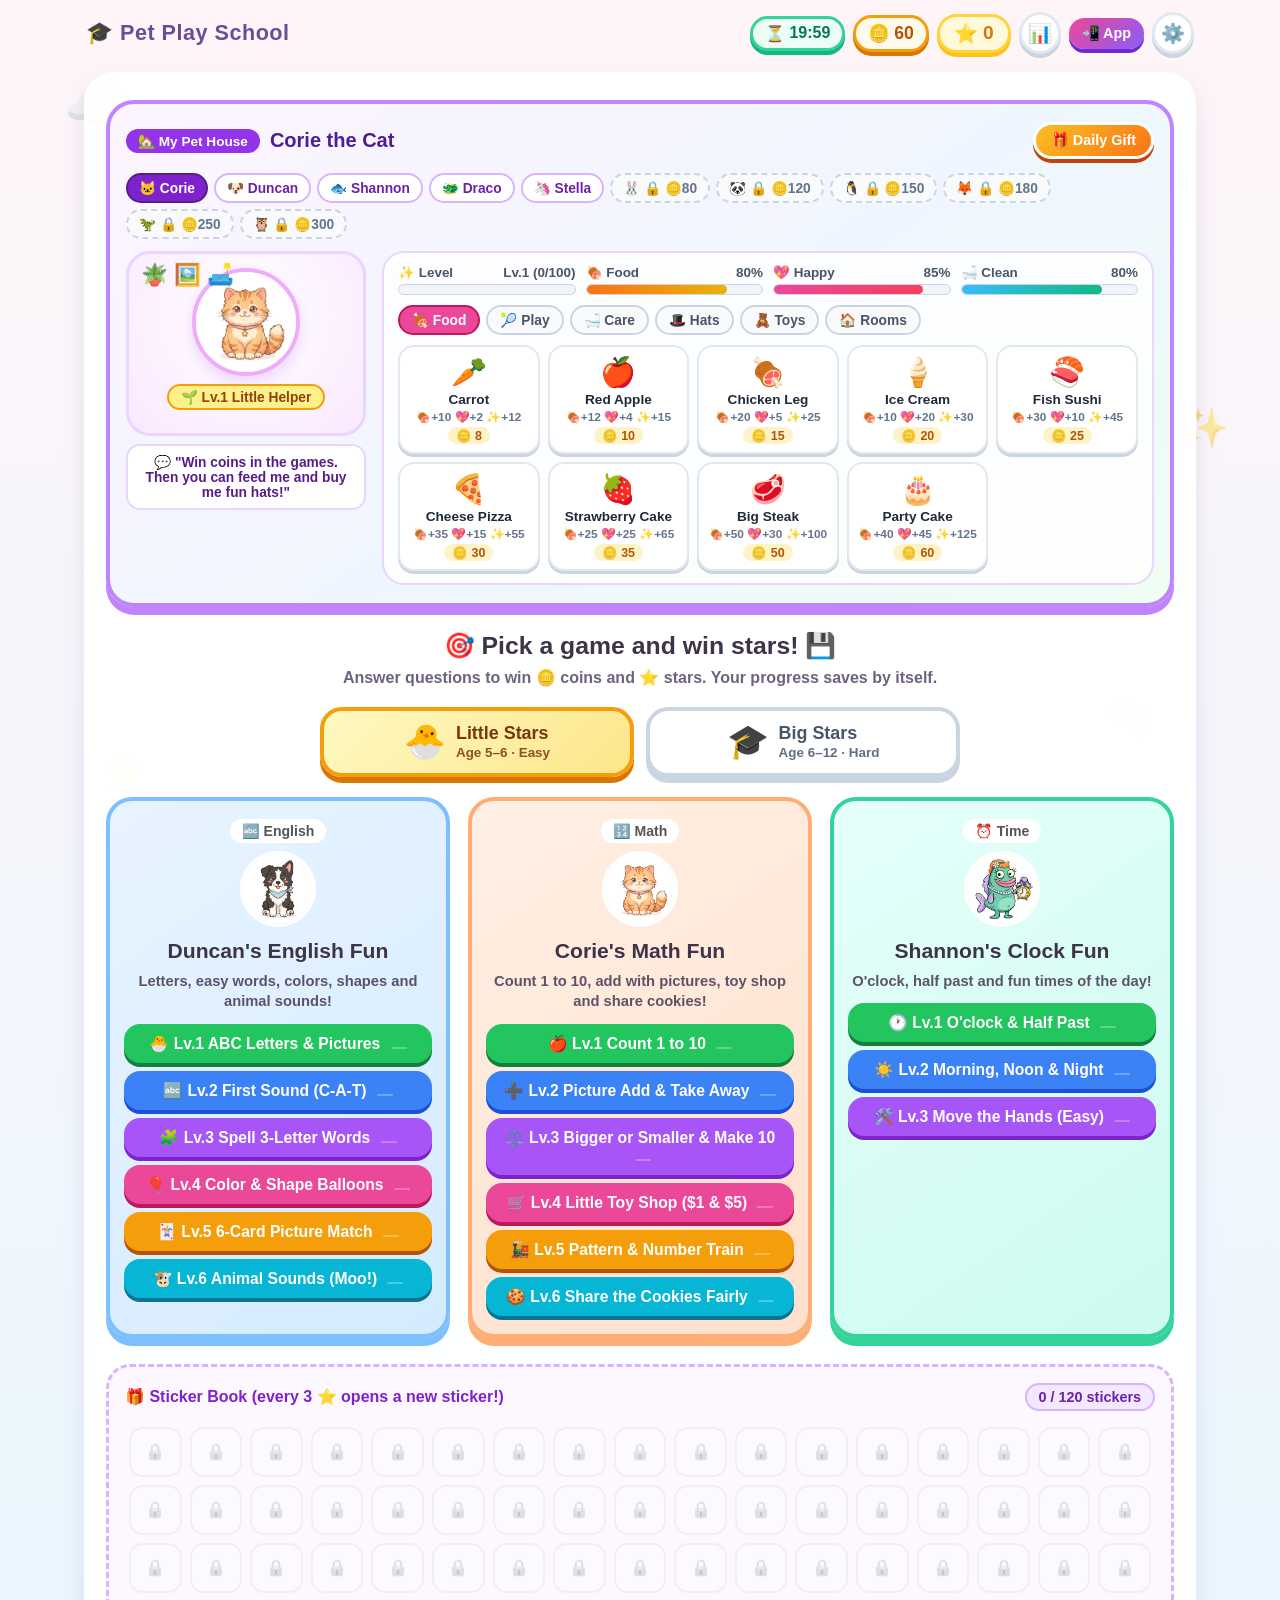
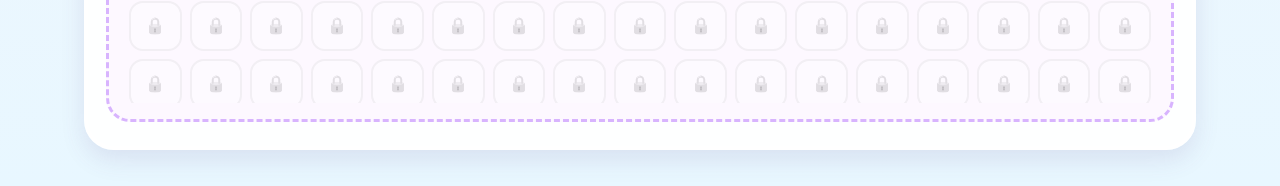
<file: index.html>
<!DOCTYPE html>
<html lang="en">
<head>
  <meta charset="UTF-8" />
  <meta name="viewport" content="width=device-width, initial-scale=1.0, maximum-scale=1.0, user-scalable=no, viewport-fit=cover" />
  <meta name="referrer" content="no-referrer" />

  <!-- 🍎 Apple iPhone / iPad full-screen app mode -->
  <meta name="apple-mobile-web-app-capable" content="yes" />
  <meta name="mobile-web-app-capable" content="yes" />
  <meta name="apple-mobile-web-app-status-bar-style" content="default" />
  <meta name="apple-mobile-web-app-title" content="Pet Play School" />
  <meta name="theme-color" content="#fff5f9" />
  <link rel="apple-touch-icon" href="assets/corie.png" />
  <link rel="apple-touch-icon" sizes="180x180" href="assets/corie.png" />
  <link rel="manifest" href="manifest.json?v=9" />

  <title>Corie, Duncan &amp; Shannon's Pet Play School (Age 5-12)</title>
  <link rel="stylesheet" href="style.css?v=9" />
</head>
<body>
  <!-- Floating background decorations -->
  <div class="bg-decorations" aria-hidden="true">
    <span class="floating-cloud c1">☁️</span>
    <span class="floating-cloud c2">☁️</span>
    <span class="floating-star s1">⭐</span>
    <span class="floating-star s2">✨</span>
    <span class="floating-star s3">🫧</span>
  </div>

  <!-- Top bar: home, eye-care timer, coins, stars & parent settings -->
  <header class="top-bar">
    <div class="top-left-group">
      <button id="btn-home" class="nav-btn hidden" onclick="showScreen('home')" aria-label="Home">
        🏠 Home
      </button>
      <div class="brand-title" id="header-title">🎓 Pet Play School</div>
    </div>

    <div class="top-right-controls">
      <!-- ⏳ Play time left -->
      <div class="timer-pill" id="playtime-pill" onclick="openParentTimeModal()" title="Play time left (parents can change it)">
        <span>⏳</span>
        <span id="timer-display">20:00</span>
      </div>

      <!-- 🪙 Coins -->
      <div class="coin-counter" onclick="scrollToPetHouse()" title="Coins (tap to visit your pet!)">
        <span>🪙</span>
        <span id="coin-count">0</span>
      </div>

      <!-- ⭐ Stars -->
      <div class="star-counter" title="Stars">
        <span class="star-icon">⭐</span>
        <span id="star-count">0</span>
      </div>

      <button id="btn-progress" class="icon-btn" onclick="openProgressModal()" title="My progress">
        📊
      </button>

      <button id="btn-install-guide" class="install-pill-btn" onclick="openInstallModal()" title="Add to iPhone home screen">
        📲 App
      </button>

      <button id="btn-settings" class="icon-btn" onclick="openSettingsModal()" title="Parent settings">
        ⚙️
      </button>
    </div>
  </header>

  <!-- Main container -->
  <main class="main-container">
    <!-- ==================== 1. Home ==================== -->
    <section id="screen-home" class="screen active">
      <div class="hero-card">

        <!-- 🏡 Pet House -->
        <div class="pet-sanctuary-card" id="pet-sanctuary">
          <div class="sanctuary-header">
            <div class="sanctuary-title-group">
              <span class="sanctuary-badge">🏡 My Pet House</span>
              <h2 id="active-pet-title">Corie the Cat</h2>
            </div>
            <button class="daily-gift-btn" id="daily-gift-btn" onclick="claimDailyGift()">🎁 Daily Gift</button>
          </div>

          <!-- Pet picker (built by app.js) -->
          <div class="pet-switcher-pills" id="pet-switcher"></div>

          <div class="sanctuary-body">
            <!-- Left: pet stage -->
            <div class="pet-stage-column">
              <div class="pet-stage-box" id="pet-stage-box" onclick="interactWithCompanion()">
                <div class="pet-room-deco" id="pet-room-deco"></div>
                <div class="pet-equipped-hat" id="pet-equipped-hat"></div>
                <div class="pet-main-visual" id="pet-main-visual">
                  <img src="assets/corie.png?v=9" alt="Pet" id="companion-img" onerror="this.style.display='none'; document.getElementById('companion-emoji').style.display='flex';" />
                  <div id="companion-emoji" class="companion-emoji" style="display:none;">🐱</div>
                </div>
                <div class="pet-equipped-item" id="pet-equipped-item"></div>
                <div class="pet-stage-rank" id="pet-stage-rank">🌱 Lv.1 Little Helper</div>
                <div class="pet-hearts-layer" id="pet-hearts-layer"></div>
              </div>
              <div class="pet-speech-bar" id="companion-speech">
                💬 "Win coins in the games. Then you can feed me and buy me fun hats!"
              </div>
            </div>

            <!-- Right: stats & shop -->
            <div class="pet-care-column">
              <div class="pet-stats-grid">
                <div class="stat-row">
                  <span class="stat-label">✨ Level <strong id="pet-lvl-text">Lv.1 (0/100)</strong></span>
                  <div class="stat-bar"><div class="stat-fill exp-fill" id="pet-exp-bar" style="width: 10%"></div></div>
                </div>
                <div class="stat-row">
                  <span class="stat-label">🍖 Food <strong id="pet-hunger-text">80%</strong></span>
                  <div class="stat-bar"><div class="stat-fill hunger-fill" id="pet-hunger-bar" style="width: 80%"></div></div>
                </div>
                <div class="stat-row">
                  <span class="stat-label">💖 Happy <strong id="pet-mood-text">85%</strong></span>
                  <div class="stat-bar"><div class="stat-fill mood-fill" id="pet-mood-bar" style="width: 85%"></div></div>
                </div>
                <div class="stat-row">
                  <span class="stat-label">🛁 Clean <strong id="pet-clean-text">80%</strong></span>
                  <div class="stat-bar"><div class="stat-fill clean-fill" id="pet-clean-bar" style="width: 80%"></div></div>
                </div>
              </div>

              <!-- Shop tabs -->
              <div class="shop-tabs">
                <button class="shop-tab active" id="tab-btn-food" onclick="switchPetShopTab('food')">🍖 Food</button>
                <button class="shop-tab" id="tab-btn-play" onclick="switchPetShopTab('play')">🎾 Play</button>
                <button class="shop-tab" id="tab-btn-care" onclick="switchPetShopTab('care')">🛁 Care</button>
                <button class="shop-tab" id="tab-btn-hats" onclick="switchPetShopTab('hats')">🎩 Hats</button>
                <button class="shop-tab" id="tab-btn-toys" onclick="switchPetShopTab('toys')">🧸 Toys</button>
                <button class="shop-tab" id="tab-btn-rooms" onclick="switchPetShopTab('rooms')">🏠 Rooms</button>
              </div>

              <!-- Shop items -->
              <div class="pet-shop-items" id="pet-shop-items"></div>
            </div>
          </div>
        </div>

        <h1 class="welcome-heading">🎯 Pick a game and win stars! 💾</h1>
        <p class="welcome-sub">Answer questions to win 🪙 coins and ⭐ stars. Your progress saves by itself.</p>

        <!-- 👶 / 🎓 Age switcher -->
        <div class="age-switcher" role="tablist" aria-label="Choose age">
          <button class="age-btn" id="age-btn-little" onclick="setAgeTrack('little')">
            <span class="age-icon">🐣</span>
            <span class="age-text"><strong>Little Stars</strong><small>Age 5–6 · Easy</small></span>
          </button>
          <button class="age-btn" id="age-btn-big" onclick="setAgeTrack('big')">
            <span class="age-icon">🎓</span>
            <span class="age-text"><strong>Big Stars</strong><small>Age 6–12 · Hard</small></span>
          </button>
        </div>

        <!-- Three game cards (level buttons are built by app.js) -->
        <div class="game-cards-grid three-cols">
          <!-- 🐶 English -->
          <div class="game-mode-card english-card">
            <div class="card-badge">🔤 English</div>
            <div class="card-character" onclick="startFirstLevel('en')">
              <img src="assets/duncan.png?v=9" alt="Duncan" onerror="this.style.display='none'; this.nextElementSibling.style.display='inline';" />
              <span style="display:none; font-size:3.5rem;">🐶</span>
            </div>
            <h2><span data-pet-name="duncan">Duncan</span>'s English Fun</h2>
            <p id="card-desc-en">Letters, words, colors and animal sounds!</p>
            <div class="level-select-group" id="levels-en"></div>
          </div>

          <!-- 🐱 Math -->
          <div class="game-mode-card math-card">
            <div class="card-badge">🔢 Math</div>
            <div class="card-character" onclick="startFirstLevel('math')">
              <img src="assets/corie.png?v=9" alt="Corie" onerror="this.style.display='none'; this.nextElementSibling.style.display='inline';" />
              <span style="display:none; font-size:3.5rem;">🐱</span>
            </div>
            <h2><span data-pet-name="corie">Corie</span>'s Math Fun</h2>
            <p id="card-desc-math">Count, add, take away and shop!</p>
            <div class="level-select-group" id="levels-math"></div>
          </div>

          <!-- 🐟 Clock -->
          <div class="game-mode-card clock-card">
            <div class="card-badge">⏰ Time</div>
            <div class="card-character" onclick="startFirstLevel('clock')">
              <img src="assets/shannon.png?v=9" alt="Shannon" onerror="this.style.display='none'; this.nextElementSibling.style.display='inline';" />
              <span style="display:none; font-size:3.5rem;">🐟</span>
            </div>
            <h2><span data-pet-name="shannon">Shannon</span>'s Clock Fun</h2>
            <p id="card-desc-clock">O'clock, half past and my day!</p>
            <div class="level-select-group" id="levels-clock"></div>
          </div>
        </div>

        <!-- Sticker book -->
        <div class="sticker-shelf">
          <div class="shelf-header-row">
            <div class="shelf-title">🎁 Sticker Book (every 3 ⭐ opens a new sticker!)</div>
            <div class="shelf-progress" id="sticker-progress-text">0 / 120 stickers</div>
          </div>
          <div id="sticker-list" class="sticker-list"></div>
        </div>
      </div>
    </section>

    <!-- ==================== 2. English game ==================== -->
    <section id="screen-english" class="screen">
      <div class="game-board english-board">
        <div class="in-game-level-bar" id="en-level-chips"></div>

        <div id="rocket-unit-bar" class="rocket-unit-bar hidden">
          <span class="bar-label">📚 Topic:</span>
          <button class="unit-chip active" id="rk-unit-all" onclick="switchRocketUnit('all')">🌟 All</button>
          <button class="unit-chip" id="rk-unit-u1" onclick="switchRocketUnit('u1')">🎒 School</button>
          <button class="unit-chip" id="rk-unit-u2" onclick="switchRocketUnit('u2')">👨‍👩‍👧 Family &amp; Jobs</button>
          <button class="unit-chip" id="rk-unit-u3" onclick="switchRocketUnit('u3')">🐶 Animals</button>
          <button class="unit-chip" id="rk-unit-u4" onclick="switchRocketUnit('u4')">🧸 Hobbies</button>
          <button class="unit-chip" id="rk-unit-u5" onclick="switchRocketUnit('u5')">🍎 Food</button>
          <button class="unit-chip" id="rk-unit-rg" onclick="switchRocketUnit('rg')">🦸‍♀️ Rocket Girl</button>
        </div>

        <div class="progress-bar-wrap">
          <div class="round-indicator" id="en-round-text">1 / 8</div>
          <div class="progress-track">
            <div class="progress-fill" id="en-progress-fill" style="width: 12.5%"></div>
          </div>
          <div class="streak-pill" id="en-streak-pill">🔥 0</div>
        </div>

        <div class="host-area">
          <div class="host-avatar duncan-host" onclick="repeatEnglishPrompt()">
            <img src="assets/duncan.png?v=9" alt="Duncan" onerror="this.style.display='none'; this.nextElementSibling.style.display='flex';" />
            <div class="avatar-fallback" style="display:none;">🐶</div>
          </div>
          <div class="host-bubble">
            <div class="bubble-text" id="en-prompt-text">Find the right answer!</div>
            <button class="sound-replay-btn" onclick="repeatEnglishPrompt()">
              🔊 Listen again
            </button>
          </div>
        </div>

        <div class="target-letter-stage" id="en-stage-box" onclick="repeatEnglishPrompt()">
          <div class="big-letter" id="en-target-letter">A a</div>
          <div class="target-subword" id="en-target-subword"></div>
          <div class="target-hint" id="en-target-hint">🔊 Tap to listen</div>
        </div>

        <div id="en-spelling-slots" class="spelling-slots hidden"></div>
        <div class="options-grid english-options" id="en-options-container"></div>
      </div>
    </section>

    <!-- ==================== 3. Math game ==================== -->
    <section id="screen-math" class="screen">
      <div class="game-board math-board">
        <div class="in-game-level-bar" id="math-level-chips"></div>

        <div class="progress-bar-wrap">
          <div class="round-indicator" id="math-round-text">1 / 8</div>
          <div class="progress-track">
            <div class="progress-fill math-fill" id="math-progress-fill" style="width: 12.5%"></div>
          </div>
          <div class="streak-pill" id="math-streak-pill">🔥 0</div>
        </div>

        <div class="host-area">
          <div class="host-avatar corie-host" onclick="repeatMathPrompt()">
            <img src="assets/corie.png?v=9" alt="Corie" onerror="this.style.display='none'; this.nextElementSibling.style.display='flex';" />
            <div class="avatar-fallback" style="display:none;">🐱</div>
          </div>
          <div class="host-bubble">
            <div class="bubble-text" id="math-prompt-text">Let's think! What is the answer?</div>
            <button class="sound-replay-btn math-replay" onclick="repeatMathPrompt()">
              🔊 Listen again
            </button>
          </div>
        </div>

        <div class="math-visual-stage" id="math-visual-stage"></div>
        <div class="math-equation-numbers" id="math-equation-bar"></div>
        <div class="options-grid math-options" id="math-options-container"></div>
      </div>
    </section>

    <!-- ==================== 4. Clock game ==================== -->
    <section id="screen-clock" class="screen">
      <div class="game-board clock-board">
        <div class="in-game-level-bar" id="clock-level-chips"></div>

        <div class="progress-bar-wrap">
          <div class="round-indicator" id="clock-round-text">1 / 8</div>
          <div class="progress-track">
            <div class="progress-fill clock-fill" id="clock-progress-fill" style="width: 12.5%"></div>
          </div>
          <div class="streak-pill" id="clock-streak-pill">🔥 0</div>
        </div>

        <div class="host-area">
          <div class="host-avatar shannon-host" onclick="repeatClockPrompt()">
            <img src="assets/shannon.png?v=9" alt="Shannon" onerror="this.style.display='none'; this.nextElementSibling.style.display='flex';" />
            <div class="avatar-fallback" style="display:none;">🐟</div>
          </div>
          <div class="host-bubble">
            <div class="bubble-text" id="clock-prompt-text">Look at the clock!</div>
            <button class="sound-replay-btn clock-replay" onclick="repeatClockPrompt()">
              🔊 Listen again
            </button>
          </div>
        </div>

        <div class="clock-legend">
          <span class="legend-pill hour-pill">🔴 Short red hand = Hour</span>
          <span class="legend-pill minute-pill">🔵 Long blue hand = Minute</span>
        </div>

        <div class="clock-stage-wrap">
          <svg id="analog-clock-svg" class="analog-clock-svg" viewBox="0 0 260 260" aria-label="Clock"></svg>
          <div id="clock-activity-badge" class="clock-activity-badge">☀️ Clock time</div>
        </div>

        <div id="clock-set-controls" class="clock-set-controls hidden">
          <div class="set-btn-group" id="clock-dial-group"></div>
          <button class="submit-clock-btn" onclick="checkInteractiveClockAnswer()">✅ Done!</button>
        </div>

        <div class="options-grid clock-options" id="clock-options-container"></div>
      </div>
    </section>

    <!-- ==================== 5. Celebrate ==================== -->
    <section id="screen-celebrate" class="screen">
      <div class="celebrate-card">
        <div class="celebrate-banner">
          <img src="assets/friends.png?v=9" alt="Friends party" onerror="this.style.display='none'; this.nextElementSibling.style.display='flex';" />
          <div class="celebrate-fallback" style="display:none;">🐱 🎉 🐶 🎉 🐟</div>
        </div>
        <h2 class="celebrate-title">You did it! Great job! 🎉</h2>
        <p class="celebrate-desc" id="celebrate-message">
          You won lots of coins and stars. Go feed your pet!
        </p>
        <div class="reward-stars-row">⭐ +2 bonus stars · 🪙 +30 bonus coins</div>
        <div class="celebrate-actions">
          <button class="big-action-btn primary-btn" id="btn-play-again">🔄 Play again</button>
          <button class="big-action-btn secondary-btn" onclick="showScreen('home')">🏡 Back to my pet</button>
        </div>
      </div>
    </section>
  </main>

  <!-- Confetti layer -->
  <div id="confetti-container" aria-hidden="true"></div>

  <!-- ==================== 🌙 Eye-rest lock screen ==================== -->
  <div id="time-lock-overlay" class="time-lock-overlay hidden">
    <div class="time-lock-card">
      <div class="lock-pets-sleeping">🐱💤 🐶💤 🐟💤</div>
      <h2>🌙 Time to rest your eyes!</h2>
      <p class="lock-desc">
        You played and learned for <strong id="locked-minutes-label">20</strong> minutes today. Great job!<br/>
        <span data-pet-name="corie">Corie</span>, <span data-pet-name="duncan">Duncan</span> and <span data-pet-name="shannon">Shannon</span> are taking a nap. Drink some water and look far away. 👀✨
      </p>

      <div class="parent-unlock-box">
        <div class="parent-unlock-title">🔒 For grown-ups</div>
        <p class="parent-unlock-sub" id="parent-math-prompt">Type the parent PIN (default 1234) or solve the math below to add more time:</p>
        <div class="parent-unlock-row">
          <input type="password" id="parent-unlock-input" placeholder="Parent PIN (default 1234)" maxlength="10" />
          <button class="modal-btn save-btn" onclick="verifyParentUnlock(10)">➕ Add 10 min</button>
          <button class="modal-btn test-btn" onclick="verifyParentUnlock(20)">🔄 Add 20 min</button>
        </div>
        <div id="parent-unlock-error" class="unlock-error-msg"></div>
      </div>
    </div>
  </div>

  <!-- ==================== 📊 Progress & backup ==================== -->
  <div id="progress-modal" class="modal-backdrop hidden">
    <div class="modal-card">
      <h3>📊 My Progress</h3>
      <p class="modal-hint">Your coins, stars, pets and level wins are saved on this device.</p>

      <div class="progress-summary-grid" id="progress-summary-grid"></div>

      <div class="backup-section">
        <label class="form-field">
          <span>📦 Backup code (copy it to another phone or computer):</span>
          <textarea id="save-code-textarea" rows="3" readonly onclick="this.select()"></textarea>
        </label>
        <div class="backup-btn-row">
          <button type="button" class="speed-chip" onclick="copySaveCode()">📋 Copy code</button>
          <button type="button" class="speed-chip" onclick="promptImportSaveCode()">📥 Paste a code</button>
        </div>
      </div>

      <div class="modal-actions">
        <button class="modal-btn save-btn" style="width:100%" onclick="closeProgressModal()">✅ Close</button>
      </div>
    </div>
  </div>

  <!-- 📲 Add to iPhone / iPad home screen -->
  <div id="install-modal" class="modal-backdrop hidden">
    <div class="modal-card install-guide-card">
      <h3>🍎 Make it an iPhone app</h3>
      <p class="modal-hint">Just 3 steps! Then it opens full screen like a real app.</p>
      <ol class="install-steps-list">
        <li>
          <span class="step-num">1</span>
          <div>Open this page in <b>Safari</b>:<br/><code class="url-code">https://linch0421.github.io/kids-pet-games/</code></div>
        </li>
        <li>
          <span class="step-num">2</span>
          <div>Tap the <b>Share button 📤</b> at the bottom.</div>
        </li>
        <li>
          <span class="step-num">3</span>
          <div>Tap <b>"Add to Home Screen ➕"</b>, then tap <b>"Add"</b>. Done!</div>
        </li>
      </ol>
      <div class="modal-actions">
        <button class="modal-btn save-btn" style="width:100%" onclick="closeInstallModal()">✨ Got it!</button>
      </div>
    </div>
  </div>

  <!-- ⚙️ Parent settings -->
  <div id="settings-modal" class="modal-backdrop hidden">
    <div class="modal-card">
      <h3>⚙️ Parent Settings</h3>
      <p class="modal-hint">Set the play time limit, the parent PIN, pet names and voice speed.</p>

      <label class="form-field">
        <span>⏳ Play time each day (the screen locks when time is up):</span>
        <select id="select-time-limit">
          <option value="10">⏰ 10 minutes</option>
          <option value="15">⏰ 15 minutes</option>
          <option value="20" selected>⏰ 20 minutes (best for eyes)</option>
          <option value="30">⏰ 30 minutes</option>
          <option value="45">⏰ 45 minutes</option>
          <option value="60">⏰ 60 minutes</option>
          <option value="0">🔓 No limit</option>
        </select>
      </label>

      <label class="form-field">
        <span>🔑 Parent PIN (default 1234):</span>
        <input type="text" id="input-parent-pin" value="1234" maxlength="10" />
      </label>

      <div class="test-voice-row">
        <button type="button" class="modal-btn test-btn" onclick="resetDailyTimerFromSettings()">🔄 Reset today's play time</button>
      </div>

      <label class="form-field">
        <span>🐱 Cat's name (Math):</span>
        <input type="text" id="input-corie-name" value="Corie" maxlength="20" />
      </label>

      <label class="form-field">
        <span>🐶 Dog's name (English):</span>
        <input type="text" id="input-duncan-name" value="Duncan" maxlength="20" />
      </label>

      <label class="form-field">
        <span>🐟 Fish's name (Clock):</span>
        <input type="text" id="input-shannon-name" value="Shannon" maxlength="20" />
      </label>

      <label class="form-field">
        <span>🎙️ Voice mode:</span>
        <select id="select-tts-mode">
          <option value="auto">✨ Auto (best voice on this device)</option>
          <option value="native">💻 Device voice</option>
        </select>
      </label>

      <div class="form-field">
        <span>🚀 Voice speed: <strong id="speed-label-val">1.00x</strong></span>
        <input type="range" id="input-speech-rate" min="0.75" max="1.50" step="0.05" value="1.00" oninput="updateSpeedLabel(this.value)" />
        <div class="speed-preset-row">
          <button type="button" class="speed-chip" onclick="setSpeedPreset(0.80)">🐢 0.8x Slow</button>
          <button type="button" class="speed-chip" onclick="setSpeedPreset(1.00)">✨ 1.0x Normal</button>
          <button type="button" class="speed-chip" onclick="setSpeedPreset(1.25)">🐇 1.25x Fast</button>
          <button type="button" class="speed-chip" onclick="setSpeedPreset(1.50)">⚡ 1.5x Super fast</button>
        </div>
      </div>

      <label class="form-field">
        <span>🔤 English voice:</span>
        <select id="select-en-voice"></select>
      </label>

      <div class="test-voice-row">
        <button type="button" class="modal-btn test-btn" onclick="testVoicePreview()">🔊 Test the voice</button>
      </div>

      <div class="modal-actions">
        <button class="modal-btn cancel-btn" onclick="closeSettingsModal()">Cancel</button>
        <button class="modal-btn save-btn" onclick="saveSettings()">💾 Save</button>
      </div>
    </div>
  </div>

  <script src="app.js?v=9"></script>
</body>
</html>
</file>
<file: style.css>
:root {
  --bg-top: #fff5f9;
  --bg-bottom: #e8f7ff;
  --corie-primary: #ff8c42;
  --corie-light: #fff0e5;
  --corie-border: #ffb685;
  --duncan-primary: #4a90e2;
  --duncan-light: #eaf4ff;
  --duncan-border: #91c2ff;
  --shannon-primary: #10b981;
  --shannon-light: #e6fffa;
  --shannon-border: #5eead4;
  --pink-accent: #ff6b9d;
  --purple-accent: #9b6bff;
  --success-green: #38c172;
  --text-dark: #3d3448;
  --card-shadow: 0 10px 25px rgba(95, 75, 139, 0.12);
}

* {
  box-sizing: border-box;
  margin: 0;
  padding: 0;
  user-select: none;
  -webkit-user-select: none;
  -webkit-touch-callout: none;
  -webkit-tap-highlight-color: transparent;
}

body {
  font-family: -apple-system, BlinkMacSystemFont, "PingFang TC", "Microsoft JhengHei", "Rounded Mplus 1c", sans-serif;
  background: linear-gradient(180deg, var(--bg-top) 0%, var(--bg-bottom) 100%);
  color: var(--text-dark);
  min-height: 100vh;
  min-height: 100dvh;
  overflow-x: hidden;
  position: relative;
  /* 🍎 iPhone 瀏海與底部動態島安全距離適配 */
  padding-top: env(safe-area-inset-top, 0px);
  padding-bottom: env(safe-area-inset-bottom, 0px);
  padding-left: env(safe-area-inset-left, 0px);
  padding-right: env(safe-area-inset-right, 0px);
}

/* 背景飄浮雲朵與星星 */
.bg-decorations {
  position: fixed;
  inset: 0;
  pointer-events: none;
  z-index: 0;
  overflow: hidden;
}

.floating-cloud,
.floating-star {
  position: absolute;
  opacity: 0.45;
  animation: floatSlow 8s ease-in-out infinite alternate;
}

.c1 { top: 8%; left: 5%; font-size: 3.5rem; }
.c2 { top: 15%; right: 7%; font-size: 4rem; animation-delay: -3s; }
.s1 { bottom: 12%; left: 8%; font-size: 2.2rem; animation-delay: -1.5s; }
.s2 { top: 45%; right: 4%; font-size: 2.4rem; animation-delay: -4s; }
.s3 { bottom: 18%; right: 10%; font-size: 2.2rem; animation-delay: -2.5s; }

@keyframes floatSlow {
  from { transform: translateY(0px) rotate(0deg); }
  to { transform: translateY(-14px) rotate(6deg); }
}

/* 頂部列 */
.top-bar {
  position: relative;
  z-index: 10;
  max-width: 1140px;
  margin: 0 auto;
  padding: 12px 16px;
  display: flex;
  align-items: center;
  justify-content: space-between;
  gap: 8px;
}

.brand-title {
  font-size: 1.35rem;
  font-weight: 800;
  color: #6b4c9a;
  letter-spacing: 0.5px;
  white-space: nowrap;
}

.nav-btn {
  background: #ffffff;
  border: 3px solid #f0d9ff;
  border-radius: 999px;
  padding: 7px 14px;
  font-size: 1rem;
  font-weight: 800;
  color: #6b4c9a;
  cursor: pointer;
  box-shadow: 0 4px 0 #e2c2f9;
  transition: transform 0.15s;
  white-space: nowrap;
}

.nav-btn:active {
  transform: translateY(3px);
}

.top-right-controls {
  display: flex;
  align-items: center;
  gap: 8px;
}

.install-pill-btn {
  background: linear-gradient(135deg, #ec4899, #8b5cf6);
  color: #ffffff;
  border: none;
  border-radius: 999px;
  padding: 7px 13px;
  font-size: 0.9rem;
  font-weight: 800;
  cursor: pointer;
  box-shadow: 0 4px 0 #6d28d9;
  white-space: nowrap;
  font-family: inherit;
}

/* 當已經加入 iPhone 主畫面以全螢幕 App 啟動時，自動隱藏安裝提示按鈕 */
@media all and (display-mode: standalone) {
  .install-pill-btn {
    display: none !important;
  }
}

.star-counter {
  background: #fff9db;
  border: 3px solid #ffd43b;
  border-radius: 999px;
  padding: 5px 14px;
  display: flex;
  align-items: center;
  gap: 5px;
  font-size: 1.2rem;
  font-weight: 900;
  color: #d97706;
  box-shadow: 0 4px 0 #fcc419;
}

.icon-btn {
  background: #ffffff;
  border: 3px solid #e2e8f0;
  border-radius: 50%;
  width: 42px;
  height: 42px;
  font-size: 1.2rem;
  cursor: pointer;
  box-shadow: 0 4px 0 #cbd5e1;
  flex-shrink: 0;
}

.hidden {
  display: none !important;
}

/* 主畫面容器 */
.main-container {
  position: relative;
  z-index: 5;
  max-width: 1140px;
  margin: 0 auto;
  padding: 6px 14px 36px;
}

.screen {
  display: none;
  animation: popIn 0.35s cubic-bezier(0.34, 1.56, 0.64, 1);
}

.screen.active {
  display: block;
}

@keyframes popIn {
  from { opacity: 0; transform: scale(0.95); }
  to { opacity: 1; transform: scale(1); }
}

/* 首頁卡片 */
.hero-card {
  background: rgba(255, 255, 255, 0.92);
  border-radius: 30px;
  padding: 24px 18px;
  box-shadow: var(--card-shadow);
  border: 4px solid #ffffff;
  text-align: center;
}

.characters-showcase {
  display: grid;
  grid-template-columns: repeat(3, minmax(120px, 180px));
  justify-content: center;
  gap: 16px;
  margin-bottom: 18px;
}

.pet-avatar-card {
  padding: 12px 8px;
  border-radius: 24px;
  cursor: pointer;
  transition: transform 0.2s cubic-bezier(0.34, 1.56, 0.64, 1);
  position: relative;
}

.pet-avatar-card:active {
  transform: scale(0.95);
}

.corie-theme {
  background: var(--corie-light);
  border: 4px solid var(--corie-border);
  box-shadow: 0 6px 0 var(--corie-border);
}

.duncan-theme {
  background: var(--duncan-light);
  border: 4px solid var(--duncan-border);
  box-shadow: 0 6px 0 var(--duncan-border);
}

.shannon-theme {
  background: var(--shannon-light);
  border: 4px solid var(--shannon-border);
  box-shadow: 0 6px 0 var(--shannon-border);
}

.avatar-img-wrap {
  width: 96px;
  height: 96px;
  margin: 0 auto 6px;
  border-radius: 50%;
  background: #ffffff;
  overflow: hidden;
  display: flex;
  align-items: center;
  justify-content: center;
  border: 3px solid #fff;
  box-shadow: 0 4px 12px rgba(0, 0, 0, 0.08);
}

.avatar-img-wrap img {
  width: 100%;
  height: 100%;
  object-fit: cover;
}

.avatar-fallback {
  font-size: 3.4rem;
  align-items: center;
  justify-content: center;
}

.pet-name-badge {
  font-size: 1.15rem;
  font-weight: 900;
  margin-bottom: 4px;
}

.speech-mini {
  font-size: 0.82rem;
  font-weight: 700;
  color: #555;
  background: rgba(255, 255, 255, 0.88);
  border-radius: 99px;
  padding: 3px 8px;
}

.welcome-heading {
  font-size: 1.55rem;
  font-weight: 900;
  margin-bottom: 6px;
  line-height: 1.35;
}

.highlight-corie { color: var(--corie-primary); }
.highlight-duncan { color: var(--duncan-primary); }
.highlight-shannon { color: var(--shannon-primary); }

.welcome-sub {
  font-size: 1rem;
  color: #6e627d;
  margin-bottom: 20px;
  font-weight: 600;
}

/* 遊戲選擇三大卡 */
.game-cards-grid {
  display: grid;
  grid-template-columns: repeat(auto-fit, minmax(280px, 1fr));
  gap: 18px;
  margin-bottom: 26px;
}

.game-mode-card {
  border-radius: 26px;
  padding: 18px 14px;
  text-align: center;
  border: 4px solid transparent;
  display: flex;
  flex-direction: column;
  align-items: center;
  gap: 8px;
  font-family: inherit;
}

.english-card {
  background: linear-gradient(145deg, #e8f4ff 0%, #d4ebff 100%);
  border-color: #7cc0ff;
  box-shadow: 0 8px 0 #7cc0ff;
}

.math-card {
  background: linear-gradient(145deg, #fff0e5 0%, #ffe0cc 100%);
  border-color: #ffad75;
  box-shadow: 0 8px 0 #ffad75;
}

.clock-card {
  background: linear-gradient(145deg, #e6fffa 0%, #ccfbf1 100%);
  border-color: #34d399;
  box-shadow: 0 8px 0 #34d399;
}

.card-badge {
  background: #ffffff;
  padding: 4px 12px;
  border-radius: 999px;
  font-weight: 900;
  font-size: 0.88rem;
  color: #555;
}

.card-character {
  cursor: pointer;
}

.card-character img {
  width: 76px;
  height: 76px;
  border-radius: 50%;
  object-fit: cover;
  background: #fff;
  border: 3px solid #fff;
}

.game-mode-card h2 {
  font-size: 1.32rem;
  font-weight: 900;
  color: var(--text-dark);
}

.game-mode-card p {
  font-size: 0.92rem;
  color: #5c5368;
  font-weight: 600;
  line-height: 1.38;
}

/* 難度與小遊戲分級按鈕組 */
.level-select-group {
  display: flex;
  flex-direction: column;
  width: 100%;
  gap: 8px;
  margin-top: 4px;
}

.lvl-btn {
  width: 100%;
  padding: 10px 12px;
  border-radius: 16px;
  border: none;
  font-size: 0.98rem;
  font-weight: 900;
  cursor: pointer;
  font-family: inherit;
}

.lvl-btn:active {
  transform: translateY(2px);
}

.lvl-1 {
  background: #22c55e;
  color: #ffffff;
  box-shadow: 0 4px 0 #15803d;
}

.lvl-2 {
  background: #3b82f6;
  color: #ffffff;
  box-shadow: 0 4px 0 #1d4ed8;
}

.lvl-3 {
  background: #a855f7;
  color: #ffffff;
  box-shadow: 0 4px 0 #7e22ce;
}

.lvl-4 {
  background: #ec4899;
  color: #ffffff;
  box-shadow: 0 4px 0 #be185d;
}

.lvl-5 {
  background: #f59e0b;
  color: #ffffff;
  box-shadow: 0 4px 0 #b45309;
}

.lvl-6 {
  background: #06b6d4;
  color: #ffffff;
  box-shadow: 0 4px 0 #0e7490;
}

/* 遊戲內難度切換列 */
.in-game-level-bar {
  display: flex;
  align-items: center;
  flex-wrap: wrap;
  gap: 6px;
  margin-bottom: 12px;
  background: #f8fafc;
  padding: 8px 12px;
  border-radius: 16px;
  border: 2px solid #e2e8f0;
}

.bar-label {
  font-weight: 800;
  font-size: 0.9rem;
  color: #64748b;
}

.chip-btn {
  border: 2px solid #cbd5e1;
  background: #ffffff;
  color: #475569;
  padding: 5px 11px;
  border-radius: 999px;
  font-size: 0.85rem;
  font-weight: 800;
  cursor: pointer;
  font-family: inherit;
}

.chip-btn.active {
  background: #6366f1;
  color: #ffffff;
  border-color: #4f46e5;
}

/* 🚀 Rocket Book 1 單元選擇列 */
.rocket-unit-bar {
  display: flex;
  align-items: center;
  flex-wrap: wrap;
  gap: 6px;
  margin-bottom: 12px;
  background: #fffbeb;
  padding: 8px 12px;
  border-radius: 16px;
  border: 2px solid #fde047;
}

.unit-chip {
  border: 2px solid #fcd34d;
  background: #ffffff;
  color: #92400e;
  padding: 4px 10px;
  border-radius: 999px;
  font-size: 0.83rem;
  font-weight: 800;
  cursor: pointer;
  font-family: inherit;
}

.unit-chip.active {
  background: #f59e0b;
  color: #ffffff;
  border-color: #d97706;
}

.rocket-unit-badge {
  display: inline-block;
  background: #fef08a;
  color: #92400e;
  border: 2px solid #f59e0b;
  border-radius: 999px;
  padding: 3px 12px;
  font-size: 0.85rem;
  font-weight: 900;
  margin-bottom: 6px;
}

.rocket-sentence-text {
  font-size: 1.55rem;
  font-weight: 900;
  color: #1e3a8a;
  line-height: 1.35;
  margin-top: 4px;
}

/* 120 張貼紙獎勵櫃 */
.sticker-shelf {
  background: #fdf8ff;
  border: 3px dashed #d8b4fe;
  border-radius: 24px;
  padding: 16px;
}

.shelf-header-row {
  display: flex;
  align-items: center;
  justify-content: space-between;
  flex-wrap: wrap;
  gap: 8px;
  margin-bottom: 12px;
}

.shelf-title {
  font-weight: 900;
  color: #7e22ce;
  font-size: 1rem;
}

.shelf-progress {
  background: #f3e8ff;
  color: #6b21a8;
  font-weight: 900;
  font-size: 0.9rem;
  padding: 4px 12px;
  border-radius: 999px;
  border: 2px solid #d8b4fe;
}

.sticker-list {
  display: grid;
  grid-template-columns: repeat(auto-fill, minmax(50px, 1fr));
  gap: 8px;
  max-height: 280px;
  overflow-y: auto;
  padding: 4px;
}

.sticker-slot {
  height: 50px;
  border-radius: 14px;
  background: #ffffff;
  border: 2px solid #e9d5ff;
  display: flex;
  align-items: center;
  justify-content: center;
  font-size: 1.75rem;
}

.sticker-slot.locked {
  filter: grayscale(1);
  opacity: 0.32;
  font-size: 1rem;
  color: #94a3b8;
  font-weight: 800;
}

.sticker-slot.unlocked {
  box-shadow: 0 4px 10px rgba(168, 85, 247, 0.2);
  cursor: pointer;
  background: #fffbeb;
  border-color: #fde047;
}

/* 遊戲關卡通用面板 */
.game-board {
  background: rgba(255, 255, 255, 0.95);
  border-radius: 28px;
  padding: 18px 16px 26px;
  box-shadow: var(--card-shadow);
  border: 4px solid #ffffff;
}

.progress-bar-wrap {
  display: flex;
  align-items: center;
  gap: 12px;
  margin-bottom: 14px;
}

.round-indicator {
  font-weight: 900;
  font-size: 1rem;
  color: #6b4c9a;
  white-space: nowrap;
}

.progress-track {
  flex: 1;
  height: 16px;
  background: #f1f5f9;
  border-radius: 999px;
  overflow: hidden;
  border: 2px solid #e2e8f0;
}

.progress-fill {
  height: 100%;
  background: linear-gradient(90deg, #60a5fa, #3b82f6);
  border-radius: 999px;
  transition: width 0.35s ease;
}

.progress-fill.math-fill {
  background: linear-gradient(90deg, #fb923c, #f97316);
}

.progress-fill.clock-fill {
  background: linear-gradient(90deg, #34d399, #10b981);
}

/* 關主對話框 */
.host-area {
  display: flex;
  align-items: center;
  gap: 12px;
  background: #f8fafc;
  border-radius: 22px;
  padding: 12px 14px;
  margin-bottom: 16px;
  border: 3px solid #e2e8f0;
}

.host-avatar {
  width: 68px;
  height: 68px;
  border-radius: 50%;
  background: #ffffff;
  flex-shrink: 0;
  overflow: hidden;
  border: 4px solid var(--duncan-border);
  cursor: pointer;
  display: flex;
  align-items: center;
  justify-content: center;
}

.corie-host { border-color: var(--corie-border); }
.shannon-host { border-color: var(--shannon-border); }

.host-avatar img {
  width: 100%;
  height: 100%;
  object-fit: cover;
}

.host-bubble {
  flex: 1;
  display: flex;
  flex-direction: column;
  align-items: flex-start;
  gap: 6px;
}

.bubble-text {
  font-size: 1.15rem;
  font-weight: 800;
  line-height: 1.4;
}

.sound-replay-btn {
  background: #eff6ff;
  border: 2px solid #93c5fd;
  color: #1d4ed8;
  border-radius: 999px;
  padding: 5px 14px;
  font-size: 0.92rem;
  font-weight: 800;
  cursor: pointer;
}

.sound-replay-btn.math-replay {
  background: #fff7ed;
  border-color: #fdba74;
  color: #c2410c;
}

.sound-replay-btn.clock-replay {
  background: #ecfdf5;
  border-color: #6ee7b7;
  color: #047857;
}

/* 英文舞台：大字卡 */
.target-letter-stage {
  background: linear-gradient(135deg, #eff6ff 0%, #dbeafe 100%);
  border: 4px solid #93c5fd;
  border-radius: 26px;
  padding: 14px 18px;
  text-align: center;
  max-width: 440px;
  margin: 0 auto 18px;
  cursor: pointer;
  box-shadow: 0 7px 0 #93c5fd;
}

.big-letter {
  font-size: 3.2rem;
  font-weight: 900;
  color: #1e40af;
  line-height: 1.15;
}

.target-subword {
  font-size: 1.5rem;
  font-weight: 900;
  color: #0f172a;
  letter-spacing: 1px;
  margin-top: 4px;
}

.target-hint {
  font-size: 0.9rem;
  color: #3b82f6;
  font-weight: 700;
  margin-top: 4px;
}

/* 拼字槽位 */
.spelling-slots {
  display: flex;
  justify-content: center;
  gap: 8px;
  flex-wrap: wrap;
  margin-bottom: 18px;
}

.spell-slot {
  min-width: 56px;
  height: 60px;
  padding: 0 10px;
  border-radius: 15px;
  border: 3px dashed #93c5fd;
  background: #f8fafc;
  display: flex;
  align-items: center;
  justify-content: center;
  font-size: 1.85rem;
  font-weight: 900;
  color: #1e3a8a;
}

.spell-slot.filled {
  border-style: solid;
  border-color: #3b82f6;
  background: #dbeafe;
}

/* 選項網格（電腦 4 欄，iPhone 手機自動 2x2 雙欄不需捲動！） */
.options-grid {
  display: grid;
  grid-template-columns: repeat(4, 1fr);
  gap: 14px;
}

.options-grid.memory-grid-mode {
  grid-template-columns: repeat(3, 1fr);
  max-width: 680px;
  margin: 0 auto;
}

@media (max-width: 680px) {
  .characters-showcase {
    grid-template-columns: repeat(3, 1fr);
    gap: 8px;
  }
  .avatar-img-wrap {
    width: 76px;
    height: 76px;
  }
  .options-grid {
    grid-template-columns: repeat(2, 1fr);
    gap: 12px;
  }
  .options-grid.memory-grid-mode {
    grid-template-columns: repeat(2, 1fr);
  }
  .brand-title {
    font-size: 1.12rem;
  }
}

.option-card {
  background: #ffffff;
  border: 4px solid #cbd5e1;
  border-radius: 22px;
  padding: 14px 10px;
  cursor: pointer;
  box-shadow: 0 6px 0 #cbd5e1;
  transition: transform 0.15s, border-color 0.15s, background 0.15s;
  display: flex;
  flex-direction: column;
  align-items: center;
  justify-content: center;
  gap: 6px;
  font-family: inherit;
}

.option-card:active {
  transform: translateY(3px);
}

.option-card.correct {
  background: #dcfce7;
  border-color: #22c55e;
  box-shadow: 0 6px 0 #22c55e;
  animation: bounceCheer 0.5s ease;
}

.option-card.wrong {
  background: #fee2e2;
  border-color: #f87171;
  box-shadow: 0 6px 0 #f87171;
  animation: shakeGentle 0.4s ease;
}

.option-card.used-letter {
  opacity: 0.35;
  pointer-events: none;
  transform: scale(0.92);
}

.option-emoji {
  font-size: 3.2rem;
  line-height: 1.1;
}

.option-word {
  font-size: 1.35rem;
  font-weight: 900;
  color: var(--text-dark);
}

.option-zh {
  font-size: 0.96rem;
  color: #64748b;
  font-weight: 700;
}

/* ==================== 🎈 英文新遊戲 1：顏色形狀戳氣球 ==================== */
.balloon-card {
  position: relative;
  border-radius: 32px;
  padding: 16px 10px 18px;
  animation: balloonFloat 3s ease-in-out infinite alternate;
}

.balloon-card:nth-child(2) { animation-delay: -0.8s; }
.balloon-card:nth-child(3) { animation-delay: -1.6s; }
.balloon-card:nth-child(4) { animation-delay: -2.3s; }

@keyframes balloonFloat {
  from { transform: translateY(0px); }
  to { transform: translateY(-7px); }
}

.balloon-svg-wrap {
  width: 96px;
  height: 96px;
  border-radius: 50% 50% 48% 48%;
  display: flex;
  align-items: center;
  justify-content: center;
  position: relative;
  box-shadow: inset -8px -10px 18px rgba(0,0,0,0.12), inset 8px 8px 16px rgba(255,255,255,0.65);
  margin-bottom: 6px;
}

.balloon-svg-wrap::after {
  content: "▾";
  position: absolute;
  bottom: -13px;
  font-size: 1.1rem;
  color: #94a3b8;
}

.balloon-pop {
  animation: popBurst 0.45s ease forwards !important;
}

@keyframes popBurst {
  0% { transform: scale(1); }
  40% { transform: scale(1.28); opacity: 1; }
  100% { transform: scale(1.05); }
}

/* ==================== 🃏 英文新遊戲 2：肉球記憶翻翻樂 ==================== */
.memory-card {
  min-height: 132px;
  border-radius: 22px;
  border: 4px solid #93c5fd;
  background: linear-gradient(145deg, #dbeafe, #bfdbfe);
  box-shadow: 0 6px 0 #60a5fa;
  cursor: pointer;
  display: flex;
  flex-direction: column;
  align-items: center;
  justify-content: center;
  padding: 12px 8px;
  transition: transform 0.22s, background 0.22s, border-color 0.22s;
  font-family: inherit;
}

.memory-card .paw-back {
  font-size: 3rem;
  line-height: 1;
}

.memory-card .paw-label {
  font-size: 0.9rem;
  font-weight: 800;
  color: #1e40af;
  margin-top: 4px;
}

.memory-card .card-front {
  display: none;
  flex-direction: column;
  align-items: center;
  gap: 3px;
}

.memory-card.flipped,
.memory-card.matched {
  background: #ffffff;
  border-color: #3b82f6;
  box-shadow: 0 6px 0 #3b82f6;
  transform: scale(1.02);
}

.memory-card.flipped .paw-back,
.memory-card.flipped .paw-label,
.memory-card.matched .paw-back,
.memory-card.matched .paw-label {
  display: none;
}

.memory-card.flipped .card-front,
.memory-card.matched .card-front {
  display: flex;
}

.memory-card.matched {
  background: #dcfce7;
  border-color: #22c55e;
  box-shadow: 0 6px 0 #22c55e;
  cursor: default;
}

/* ==================== 🔢 數學舞台與新遊戲樣式 ==================== */
.math-visual-stage {
  display: flex;
  align-items: center;
  justify-content: center;
  flex-wrap: wrap;
  gap: 10px;
  background: #fffaf5;
  border: 4px solid #fed7aa;
  border-radius: 24px;
  padding: 16px 12px;
  margin-bottom: 12px;
}

.math-group {
  display: flex;
  flex-wrap: wrap;
  justify-content: center;
  gap: 8px;
  background: #ffffff;
  border: 3px dashed #fdba74;
  border-radius: 20px;
  padding: 10px 12px;
  min-width: 86px;
  min-height: 74px;
  max-width: 260px;
  align-items: center;
}

.countable-item {
  width: 48px;
  height: 48px;
  display: flex;
  align-items: center;
  justify-content: center;
  font-size: 2.15rem;
  cursor: pointer;
  transition: transform 0.15s;
  border-radius: 14px;
  background: #fff7ed;
  position: relative;
}

.countable-item img {
  width: 40px;
  height: 40px;
  border-radius: 50%;
  object-fit: cover;
}

.countable-item.counted {
  transform: scale(1.15);
  background: #fef08a;
  box-shadow: 0 0 0 3px #facc15;
}

.countable-item.crossed-out {
  opacity: 0.38;
  filter: grayscale(0.6);
  background: #fee2e2;
}

.countable-item.crossed-out::after {
  content: "✖";
  position: absolute;
  color: #ef4444;
  font-size: 2rem;
  font-weight: 900;
}

.countable-item.mystery-slot {
  border: 3px dashed #a855f7;
  background: #faf5ff;
  color: #9333ea;
  font-size: 1.5rem;
  font-weight: 900;
}

.math-operator {
  font-size: 2.2rem;
  font-weight: 900;
  color: #ea580c;
}

.math-question-box {
  min-width: 66px;
  height: 66px;
  padding: 0 12px;
  border-radius: 20px;
  background: #ffedd5;
  border: 4px solid #fb923c;
  display: flex;
  align-items: center;
  justify-content: center;
  font-size: 2.2rem;
  font-weight: 900;
  color: #ea580c;
}

.math-equation-numbers {
  display: flex;
  justify-content: center;
  align-items: center;
  flex-wrap: wrap;
  gap: 12px;
  font-size: 2.1rem;
  font-weight: 900;
  color: #9a3412;
  margin-bottom: 16px;
}

.question-mark-pill {
  display: inline-block;
  min-width: 54px;
  padding: 2px 12px;
  border-radius: 14px;
  background: #fef08a;
  border: 3px solid #f59e0b;
  color: #b45309;
  text-align: center;
}

.math-options .num-btn {
  font-size: 2.3rem;
  font-weight: 900;
  padding: 14px;
  color: #7c2d12;
}

/* ==================== 🛒 數學新遊戲 1：Corie 小小收銀員 ==================== */
.cashier-shop-wrap {
  width: 100%;
  display: flex;
  flex-direction: column;
  align-items: center;
  gap: 14px;
}

.shop-items-row {
  display: flex;
  align-items: center;
  justify-content: center;
  flex-wrap: wrap;
  gap: 12px;
}

.shop-item-card {
  background: #ffffff;
  border: 3px solid #fdba74;
  border-radius: 20px;
  padding: 10px 18px;
  display: flex;
  flex-direction: column;
  align-items: center;
  gap: 4px;
  box-shadow: 0 4px 0 #fed7aa;
}

.shop-item-emoji {
  font-size: 3.1rem;
  line-height: 1.1;
}

.shop-item-name {
  font-weight: 900;
  font-size: 1rem;
  color: #431407;
}

.shop-price-tag {
  background: #fef08a;
  border: 2px solid #f59e0b;
  color: #b45309;
  font-weight: 900;
  font-size: 1.15rem;
  padding: 2px 12px;
  border-radius: 999px;
}

.coin-tray-box {
  width: 100%;
  max-width: 520px;
  min-height: 92px;
  background: #fffbeb;
  border: 3px dashed #f59e0b;
  border-radius: 22px;
  padding: 12px;
  display: flex;
  flex-direction: column;
  align-items: center;
  gap: 8px;
}

.tray-header {
  font-size: 1.1rem;
  font-weight: 900;
  color: #92400e;
}

.tray-coins-list {
  display: flex;
  flex-wrap: wrap;
  justify-content: center;
  gap: 8px;
  min-height: 48px;
  align-items: center;
}

.coin-token {
  border-radius: 50%;
  font-weight: 900;
  display: flex;
  align-items: center;
  justify-content: center;
  cursor: pointer;
  transition: transform 0.15s;
  font-family: inherit;
}

.coin-token:active {
  transform: scale(0.9);
}

.coin-1 {
  width: 48px;
  height: 48px;
  background: radial-gradient(circle at 30% 30%, #fde047, #eab308);
  border: 3px solid #ca8a04;
  color: #713f12;
  font-size: 1rem;
  box-shadow: 0 3px 0 #a16207;
}

.coin-5 {
  width: 56px;
  height: 56px;
  background: radial-gradient(circle at 30% 30%, #f8fafc, #cbd5e1);
  border: 3px solid #64748b;
  color: #1e293b;
  font-size: 1.15rem;
  box-shadow: 0 3px 0 #475569;
}

.cashier-btn-grid {
  grid-column: 1 / -1;
  display: flex;
  flex-wrap: wrap;
  justify-content: center;
  gap: 10px;
  width: 100%;
}

.coin-action-btn {
  padding: 12px 18px;
  border-radius: 18px;
  border: none;
  font-size: 1.1rem;
  font-weight: 900;
  cursor: pointer;
  font-family: inherit;
}

.btn-add-1 {
  background: #facc15;
  color: #713f12;
  box-shadow: 0 4px 0 #ca8a04;
}

.btn-add-5 {
  background: #e2e8f0;
  color: #0f172a;
  border: 2px solid #94a3b8;
  box-shadow: 0 4px 0 #64748b;
}

.btn-clear-coins {
  background: #fee2e2;
  color: #b91c1c;
  box-shadow: 0 4px 0 #f87171;
}

.btn-checkout {
  background: #10b981;
  color: #ffffff;
  font-size: 1.2rem;
  padding: 12px 26px;
  box-shadow: 0 5px 0 #047857;
}

/* ==================== 🚂 數學新遊戲 2：規律小火車 ==================== */
.train-track-wrap {
  display: flex;
  align-items: center;
  justify-content: center;
  flex-wrap: wrap;
  gap: 6px;
  padding: 10px 6px;
}

.train-engine {
  font-size: 3.2rem;
  line-height: 1;
  margin-right: 4px;
}

.train-car {
  min-width: 64px;
  height: 68px;
  padding: 6px 10px;
  background: #ffffff;
  border: 4px solid #38bdf8;
  border-radius: 16px;
  box-shadow: 0 5px 0 #0284c7;
  display: flex;
  align-items: center;
  justify-content: center;
  font-size: 2.1rem;
  font-weight: 900;
  color: #0f172a;
  position: relative;
  cursor: pointer;
}

.train-car::before,
.train-car::after {
  content: "";
  position: absolute;
  bottom: -10px;
  width: 14px;
  height: 14px;
  background: #334155;
  border: 3px solid #94a3b8;
  border-radius: 50%;
}

.train-car::before { left: 8px; }
.train-car::after { right: 8px; }

.train-car.mystery-car {
  background: #fef9c3;
  border-color: #f59e0b;
  box-shadow: 0 5px 0 #d97706;
  color: #b45309;
  animation: pulseMystery 1.2s infinite alternate;
}

@keyframes pulseMystery {
  from { transform: scale(1); }
  to { transform: scale(1.07); }
}

.train-link {
  font-weight: 900;
  color: #94a3b8;
  font-size: 1.2rem;
}

/* ==================== 🍱 數學新遊戲 3：十格點心盒 ＆ 公平分餅乾 ==================== */
.ten-frame-wrap {
  display: flex;
  flex-direction: column;
  align-items: center;
  gap: 8px;
}

.ten-frame-grid {
  display: grid;
  grid-template-columns: repeat(5, 58px);
  grid-template-rows: repeat(2, 58px);
  gap: 6px;
  background: #ffedd5;
  border: 4px solid #fb923c;
  border-radius: 20px;
  padding: 10px;
  box-shadow: 0 6px 0 #fdba74;
}

.ten-frame-cell {
  background: #ffffff;
  border: 2px solid #fed7aa;
  border-radius: 12px;
  display: flex;
  align-items: center;
  justify-content: center;
  font-size: 2.1rem;
}

.ten-frame-cell.empty-slot {
  border: 3px dashed #a855f7;
  background: #faf5ff;
  color: #9333ea;
  font-size: 1.35rem;
  font-weight: 900;
  cursor: pointer;
}

.ten-frame-cell.empty-slot.counted {
  background: #f3e8ff;
  border-style: solid;
  transform: scale(1.06);
}

.fair-share-wrap {
  display: flex;
  align-items: stretch;
  justify-content: center;
  flex-wrap: wrap;
  gap: 16px;
  width: 100%;
}

.share-plate {
  background: #ffffff;
  border: 4px solid #93c5fd;
  border-radius: 24px;
  padding: 12px 16px;
  min-width: 170px;
  display: flex;
  flex-direction: column;
  align-items: center;
  gap: 8px;
  box-shadow: 0 5px 0 #bfdbfe;
}

.share-plate.corie-plate {
  border-color: #fdba74;
  box-shadow: 0 5px 0 #fed7aa;
}

.plate-owner {
  font-weight: 900;
  font-size: 1rem;
  color: #334155;
}

.plate-items {
  display: flex;
  flex-wrap: wrap;
  justify-content: center;
  gap: 6px;
}

/* ==================== ⏰ 時鐘遊戲專用樣式 ==================== */
.clock-legend {
  display: flex;
  justify-content: center;
  flex-wrap: wrap;
  gap: 10px;
  margin-bottom: 12px;
}

.legend-pill {
  padding: 5px 14px;
  border-radius: 999px;
  font-weight: 900;
  font-size: 0.92rem;
}

.hour-pill {
  background: #fee2e2;
  color: #dc2626;
  border: 2px solid #fca5a5;
}

.minute-pill {
  background: #dbeafe;
  color: #2563eb;
  border: 2px solid #93c5fd;
}

.clock-stage-wrap {
  display: flex;
  flex-direction: column;
  align-items: center;
  gap: 8px;
  margin-bottom: 16px;
}

.analog-clock-svg {
  width: 245px;
  height: 245px;
  filter: drop-shadow(0 8px 16px rgba(16, 185, 129, 0.16));
}

.clock-activity-badge {
  background: #ecfdf5;
  border: 2px solid #6ee7b7;
  color: #065f46;
  font-weight: 900;
  font-size: 1.05rem;
  padding: 5px 18px;
  border-radius: 999px;
}

.clock-digital-time {
  font-size: 1.95rem;
  font-weight: 900;
  color: #0f766e;
  background: #f0fdfa;
  padding: 4px 14px;
  border-radius: 14px;
  border: 2px solid #99f6e4;
}

.clock-set-controls {
  display: flex;
  flex-direction: column;
  align-items: center;
  gap: 12px;
  margin-bottom: 14px;
}

.set-btn-group {
  display: flex;
  flex-wrap: wrap;
  justify-content: center;
  gap: 10px;
}

.dial-btn {
  padding: 11px 16px;
  border-radius: 16px;
  font-size: 1.05rem;
  font-weight: 900;
  border: none;
  cursor: pointer;
  font-family: inherit;
}

.hour-dial-btn {
  background: #ef4444;
  color: #ffffff;
  box-shadow: 0 4px 0 #b91c1c;
}

.min-dial-btn {
  background: #3b82f6;
  color: #ffffff;
  box-shadow: 0 4px 0 #1d4ed8;
}

.submit-clock-btn {
  padding: 13px 32px;
  border-radius: 999px;
  background: #10b981;
  color: #ffffff;
  font-size: 1.25rem;
  font-weight: 900;
  border: none;
  cursor: pointer;
  box-shadow: 0 5px 0 #047857;
  font-family: inherit;
}

/* 📲 iPhone 安裝教學彈窗 */
.install-steps-list {
  list-style: none;
  display: flex;
  flex-direction: column;
  gap: 14px;
  margin-bottom: 20px;
}

.install-steps-list li {
  display: flex;
  align-items: flex-start;
  gap: 12px;
  background: #fdf4ff;
  border: 2px solid #f0abfc;
  border-radius: 16px;
  padding: 12px 14px;
  font-size: 0.96rem;
  line-height: 1.45;
}

.step-num {
  width: 28px;
  height: 28px;
  border-radius: 50%;
  background: #d946ef;
  color: #ffffff;
  font-weight: 900;
  display: flex;
  align-items: center;
  justify-content: center;
  flex-shrink: 0;
}

.url-code {
  display: inline-block;
  margin-top: 4px;
  padding: 3px 8px;
  background: #ffffff;
  border-radius: 8px;
  color: #be185d;
  font-weight: 800;
  font-size: 0.85rem;
  word-break: break-all;
}

@keyframes bounceCheer {
  0%, 100% { transform: scale(1); }
  50% { transform: scale(1.08) translateY(-8px); }
}

@keyframes shakeGentle {
  0%, 100% { transform: translateX(0); }
  25% { transform: translateX(-6px); }
  75% { transform: translateX(6px); }
}

/* 過關慶祝卡 */
.celebrate-card {
  background: #ffffff;
  border-radius: 30px;
  padding: 28px 20px;
  text-align: center;
  box-shadow: var(--card-shadow);
}

.celebrate-banner {
  max-width: 320px;
  margin: 0 auto 16px;
  border-radius: 22px;
  overflow: hidden;
  border: 4px solid #fde047;
}

.celebrate-banner img {
  width: 100%;
  display: block;
}

.celebrate-fallback {
  font-size: 3.6rem;
  padding: 20px;
  justify-content: center;
}

.celebrate-title {
  font-size: 2rem;
  color: #d946ef;
  font-weight: 900;
  margin-bottom: 8px;
}

.celebrate-desc {
  font-size: 1.15rem;
  font-weight: 700;
  color: #555;
  margin-bottom: 14px;
}

.reward-stars-row {
  font-size: 3rem;
  margin-bottom: 22px;
  animation: bounceCheer 1s infinite;
}

.celebrate-actions {
  display: flex;
  justify-content: center;
  gap: 14px;
  flex-wrap: wrap;
}

.big-action-btn {
  font-size: 1.25rem;
  font-weight: 900;
  padding: 13px 26px;
  border-radius: 999px;
  border: none;
  cursor: pointer;
  font-family: inherit;
}

.primary-btn {
  background: var(--pink-accent);
  color: #fff;
  box-shadow: 0 5px 0 #be185d;
}

.secondary-btn {
  background: #e2e8f0;
  color: #334155;
  box-shadow: 0 5px 0 #94a3b8;
}

/* 灑花特效 */
#confetti-container {
  position: fixed;
  inset: 0;
  pointer-events: none;
  z-index: 100;
  overflow: hidden;
}

.confetti-piece {
  position: absolute;
  top: -20px;
  font-size: 1.8rem;
  animation: fallDown 2.2s linear forwards;
}

@keyframes fallDown {
  to {
    transform: translateY(105vh) rotate(360deg);
    opacity: 0;
  }
}

/* 家長設定彈窗 */
.modal-backdrop {
  position: fixed;
  inset: 0;
  background: rgba(30, 20, 40, 0.5);
  z-index: 200;
  display: flex;
  align-items: center;
  justify-content: center;
  padding: 16px;
}

.modal-card {
  background: #ffffff;
  border-radius: 26px;
  padding: 22px;
  max-width: 480px;
  width: 100%;
  max-height: 90vh;
  overflow-y: auto;
  box-shadow: 0 20px 40px rgba(0, 0, 0, 0.2);
}

.modal-card h3 {
  font-size: 1.35rem;
  margin-bottom: 6px;
}

.modal-hint {
  font-size: 0.9rem;
  color: #64748b;
  margin-bottom: 14px;
  line-height: 1.45;
}

.form-field {
  display: flex;
  flex-direction: column;
  gap: 6px;
  margin-bottom: 13px;
  font-weight: 700;
  font-size: 0.94rem;
}

.form-field input[type="text"],
.form-field select {
  padding: 9px 12px;
  font-size: 1rem;
  border: 2px solid #cbd5e1;
  border-radius: 12px;
  font-family: inherit;
}

.form-field input[type="range"] {
  accent-color: #8b5cf6;
  height: 8px;
  cursor: pointer;
}

.speed-preset-row {
  display: flex;
  gap: 8px;
  flex-wrap: wrap;
  margin-top: 6px;
}

.speed-chip {
  flex: 1;
  min-width: 76px;
  padding: 6px 8px;
  border-radius: 999px;
  border: 2px solid #ddd6fe;
  background: #f5f3ff;
  color: #6d28d9;
  font-size: 0.85rem;
  font-weight: 800;
  cursor: pointer;
  font-family: inherit;
}

.test-voice-row {
  margin-bottom: 12px;
}

.test-btn {
  width: 100%;
  background: #e0e7ff;
  color: #3730a3;
}

.modal-actions {
  display: flex;
  justify-content: flex-end;
  gap: 10px;
  margin-top: 8px;
}

.modal-btn {
  padding: 10px 20px;
  border-radius: 12px;
  border: none;
  font-size: 1rem;
  font-weight: 800;
  cursor: pointer;
  font-family: inherit;
}

.cancel-btn { background: #f1f5f9; color: #475569; }
.save-btn { background: #8b5cf6; color: #ffffff; }

/* ==================== 🎓 6~12歲升級版：頂部列、計時器、金幣與進度 ==================== */
.top-left-group {
  display: flex;
  align-items: center;
  gap: 8px;
}

.timer-pill {
  background: #ecfdf5;
  border: 3px solid #34d399;
  border-radius: 999px;
  padding: 5px 12px;
  display: flex;
  align-items: center;
  gap: 4px;
  font-size: 1rem;
  font-weight: 900;
  color: #047857;
  box-shadow: 0 4px 0 #10b981;
  cursor: pointer;
  white-space: nowrap;
}

.timer-pill.warning {
  background: #fef2f2;
  border-color: #f87171;
  color: #b91c1c;
  box-shadow: 0 4px 0 #ef4444;
  animation: pulseMystery 0.8s infinite alternate;
}

.coin-counter {
  background: #fffbeb;
  border: 3px solid #f59e0b;
  border-radius: 999px;
  padding: 5px 12px;
  display: flex;
  align-items: center;
  gap: 4px;
  font-size: 1.1rem;
  font-weight: 900;
  color: #b45309;
  box-shadow: 0 4px 0 #d97706;
  cursor: pointer;
  white-space: nowrap;
}

.streak-pill {
  background: #fff1f2;
  border: 2px solid #fda4af;
  color: #e11d48;
  font-weight: 900;
  font-size: 0.9rem;
  padding: 4px 10px;
  border-radius: 999px;
  white-space: nowrap;
}

.prog-tag {
  display: inline-block;
  margin-left: 6px;
  font-size: 0.82rem;
  background: rgba(255, 255, 255, 0.28);
  padding: 1px 8px;
  border-radius: 999px;
}

/* ==================== 🏡 學霸寵物養成小屋 (Pet Sanctuary) ==================== */
.pet-sanctuary-card {
  background: linear-gradient(145deg, #fdf4ff 0%, #eff6ff 55%, #f0fdf4 100%);
  border: 4px solid #c084fc;
  border-radius: 28px;
  padding: 18px 16px;
  margin-bottom: 22px;
  box-shadow: 0 8px 0 #c084fc;
  text-align: left;
}

.sanctuary-header {
  display: flex;
  align-items: center;
  justify-content: space-between;
  flex-wrap: wrap;
  gap: 10px;
  margin-bottom: 14px;
}

.sanctuary-title-group {
  display: flex;
  align-items: center;
  gap: 10px;
  flex-wrap: wrap;
}

.sanctuary-badge {
  background: #9333ea;
  color: #ffffff;
  font-weight: 900;
  font-size: 0.85rem;
  padding: 4px 12px;
  border-radius: 999px;
}

.sanctuary-title-group h2 {
  font-size: 1.25rem;
  font-weight: 900;
  color: #4c1d95;
}

.pet-switcher-pills {
  display: flex;
  flex-wrap: wrap;
  gap: 6px;
}

.pet-switch-btn {
  border: 2px solid #d8b4fe;
  background: #ffffff;
  color: #6b21a8;
  padding: 5px 11px;
  border-radius: 999px;
  font-size: 0.86rem;
  font-weight: 900;
  cursor: pointer;
  font-family: inherit;
}

.pet-switch-btn.active {
  background: #7e22ce;
  color: #ffffff;
  border-color: #581c87;
}

.sanctuary-body {
  display: grid;
  grid-template-columns: 240px 1fr;
  gap: 16px;
  align-items: stretch;
}

@media (max-width: 740px) {
  .sanctuary-body {
    grid-template-columns: 1fr;
  }
}

.pet-stage-column {
  display: flex;
  flex-direction: column;
  gap: 8px;
}

.pet-stage-box {
  background: radial-gradient(circle at 50% 35%, #ffffff 0%, #fae8ff 100%);
  border: 3px solid #e9d5ff;
  border-radius: 24px;
  padding: 16px 12px 12px;
  display: flex;
  flex-direction: column;
  align-items: center;
  justify-content: center;
  position: relative;
  min-height: 185px;
  cursor: pointer;
  transition: transform 0.2s;
}

.pet-stage-box:active {
  transform: scale(0.96);
}

.pet-equipped-hat {
  font-size: 2.3rem;
  line-height: 1;
  margin-bottom: -14px;
  z-index: 3;
  filter: drop-shadow(0 3px 4px rgba(0,0,0,0.15));
}

.pet-main-visual {
  width: 108px;
  height: 108px;
  border-radius: 50%;
  background: #ffffff;
  border: 4px solid #f0abfc;
  overflow: hidden;
  display: flex;
  align-items: center;
  justify-content: center;
  box-shadow: 0 6px 14px rgba(147, 51, 234, 0.16);
}

.pet-main-visual img {
  width: 100%;
  height: 100%;
  object-fit: cover;
}

.companion-emoji {
  font-size: 4.2rem;
  align-items: center;
  justify-content: center;
}

.pet-equipped-item {
  position: absolute;
  right: 16px;
  bottom: 42px;
  font-size: 2.1rem;
  z-index: 4;
  animation: floatSlow 3s infinite alternate;
}

.pet-stage-rank {
  margin-top: 8px;
  background: #fef08a;
  border: 2px solid #f59e0b;
  color: #92400e;
  font-weight: 900;
  font-size: 0.86rem;
  padding: 3px 12px;
  border-radius: 999px;
}

.pet-speech-bar {
  background: #ffffff;
  border: 2px solid #e9d5ff;
  border-radius: 14px;
  padding: 8px 10px;
  font-size: 0.86rem;
  font-weight: 800;
  color: #581c87;
  text-align: center;
}

.pet-care-column {
  display: flex;
  flex-direction: column;
  gap: 10px;
  background: rgba(255, 255, 255, 0.85);
  border-radius: 22px;
  padding: 12px 14px;
  border: 2px solid #e9d5ff;
}

.pet-stats-grid {
  display: grid;
  grid-template-columns: repeat(3, 1fr);
  gap: 10px;
}

@media (max-width: 600px) {
  .pet-stats-grid {
    grid-template-columns: 1fr;
    gap: 6px;
  }
}

.stat-row {
  display: flex;
  flex-direction: column;
  gap: 4px;
}

.stat-label {
  font-size: 0.84rem;
  font-weight: 800;
  color: #475569;
  display: flex;
  justify-content: space-between;
}

.stat-bar {
  height: 11px;
  background: #f1f5f9;
  border-radius: 999px;
  overflow: hidden;
  border: 1px solid #cbd5e1;
}

.stat-fill {
  height: 100%;
  border-radius: 999px;
  transition: width 0.35s ease;
}

.exp-fill { background: linear-gradient(90deg, #a855f7, #ec4899); }
.hunger-fill { background: linear-gradient(90deg, #f97316, #eab308); }
.mood-fill { background: linear-gradient(90deg, #ec4899, #f43f5e); }

.shop-tabs {
  display: flex;
  gap: 6px;
  flex-wrap: wrap;
}

.shop-tab {
  border: 2px solid #cbd5e1;
  background: #f8fafc;
  color: #475569;
  padding: 5px 12px;
  border-radius: 999px;
  font-size: 0.86rem;
  font-weight: 900;
  cursor: pointer;
  font-family: inherit;
}

.shop-tab.active {
  background: #ec4899;
  color: #ffffff;
  border-color: #be185d;
}

.pet-shop-items {
  display: grid;
  grid-template-columns: repeat(auto-fill, minmax(135px, 1fr));
  gap: 8px;
}

.shop-item-btn {
  background: #ffffff;
  border: 2px solid #e2e8f0;
  border-radius: 16px;
  padding: 8px 6px;
  display: flex;
  flex-direction: column;
  align-items: center;
  gap: 3px;
  cursor: pointer;
  box-shadow: 0 3px 0 #cbd5e1;
  font-family: inherit;
  transition: transform 0.12s;
}

.shop-item-btn:active {
  transform: translateY(2px);
}

.shop-item-btn.owned {
  border-color: #22c55e;
  background: #f0fdf4;
}

.shop-item-btn.equipped {
  border-color: #f59e0b;
  background: #fffbeb;
  box-shadow: 0 3px 0 #f59e0b;
}

.shop-icon {
  font-size: 1.8rem;
}

.shop-title {
  font-size: 0.85rem;
  font-weight: 900;
  color: #1e293b;
}

.shop-cost {
  font-size: 0.78rem;
  font-weight: 900;
  color: #b45309;
  background: #fef3c7;
  padding: 1px 8px;
  border-radius: 999px;
}

/* ==================== 🃏 12張高階英漢記憶配對網格 ==================== */
.options-grid.memory-grid-12 {
  grid-template-columns: repeat(4, 1fr);
  max-width: 780px;
  margin: 0 auto;
  gap: 10px;
}

@media (max-width: 680px) {
  .options-grid.memory-grid-12 {
    grid-template-columns: repeat(3, 1fr);
    gap: 8px;
  }
}

.memory-card.compact-card {
  min-height: 102px;
  padding: 8px 6px;
}

/* ==================== 💵 鈔票與進階硬幣 (100元/50元/10元/5元/1元) ==================== */
.coin-100 {
  width: 78px;
  height: 44px;
  border-radius: 10px;
  background: linear-gradient(135deg, #fecdd3, #f43f5e);
  border: 3px solid #be123c;
  color: #ffffff;
  font-size: 1rem;
  box-shadow: 0 3px 0 #881337;
}

.coin-50 {
  width: 54px;
  height: 54px;
  background: radial-gradient(circle at 30% 30%, #fef08a, #ca8a04);
  border: 3px solid #854d0e;
  color: #422006;
  font-size: 1rem;
  box-shadow: 0 3px 0 #713f12;
}

.coin-10 {
  width: 50px;
  height: 50px;
  background: radial-gradient(circle at 30% 30%, #f1f5f9, #94a3b8);
  border: 3px solid #475569;
  color: #0f172a;
  font-size: 0.98rem;
  box-shadow: 0 3px 0 #334155;
}

.btn-add-100 {
  background: #f43f5e;
  color: #ffffff;
  box-shadow: 0 4px 0 #be123c;
}

.btn-add-50 {
  background: #eab308;
  color: #ffffff;
  box-shadow: 0 4px 0 #a16207;
}

.btn-add-10 {
  background: #cbd5e1;
  color: #0f172a;
  box-shadow: 0 4px 0 #64748b;
}

/* ==================== 📐 國小應用題、分數與周長面積視覺面板 ==================== */
.word-problem-card {
  background: #ffffff;
  border: 3px solid #fdba74;
  border-radius: 20px;
  padding: 14px 18px;
  font-size: 1.25rem;
  font-weight: 900;
  color: #431407;
  line-height: 1.5;
  max-width: 640px;
  text-align: left;
  box-shadow: 0 4px 0 #fed7aa;
}

.geometry-rect-box {
  border: 4px solid #0284c7;
  background: linear-gradient(135deg, #e0f2fe, #bae6fd);
  border-radius: 12px;
  padding: 18px 28px;
  display: flex;
  flex-direction: column;
  align-items: center;
  justify-content: center;
  font-weight: 900;
  color: #0369a1;
  position: relative;
  min-width: 180px;
  min-height: 110px;
}

/* ==================== 🌙 20分鐘防沉迷護眼時間鎖定畫面 ==================== */
.time-lock-overlay {
  position: fixed;
  inset: 0;
  background: rgba(15, 23, 42, 0.92);
  backdrop-filter: blur(8px);
  z-index: 9999;
  display: flex;
  align-items: center;
  justify-content: center;
  padding: 16px;
}

.time-lock-card {
  background: #ffffff;
  border: 5px solid #818cf8;
  border-radius: 30px;
  padding: 28px 22px;
  max-width: 500px;
  width: 100%;
  text-align: center;
  box-shadow: 0 25px 50px rgba(0, 0, 0, 0.45);
}

.lock-pets-sleeping {
  font-size: 3.4rem;
  margin-bottom: 10px;
}

.time-lock-card h2 {
  font-size: 1.75rem;
  color: #312e81;
  margin-bottom: 10px;
}

.lock-desc {
  font-size: 1.05rem;
  color: #475569;
  line-height: 1.55;
  margin-bottom: 18px;
  font-weight: 700;
}

.parent-unlock-box {
  background: #f8fafc;
  border: 2px dashed #94a3b8;
  border-radius: 20px;
  padding: 14px;
}

.parent-unlock-title {
  font-weight: 900;
  color: #334155;
  margin-bottom: 6px;
}

.parent-unlock-sub {
  font-size: 0.88rem;
  color: #64748b;
  margin-bottom: 10px;
}

.parent-unlock-row {
  display: flex;
  flex-wrap: wrap;
  gap: 8px;
  justify-content: center;
}

.parent-unlock-row input {
  padding: 9px 12px;
  border: 2px solid #cbd5e1;
  border-radius: 12px;
  font-size: 1rem;
  width: 180px;
  text-align: center;
}

.unlock-error-msg {
  color: #dc2626;
  font-weight: 800;
  font-size: 0.88rem;
  margin-top: 8px;
}

/* 📊 存檔統計中心 */
.progress-summary-grid {
  display: grid;
  grid-template-columns: repeat(2, 1fr);
  gap: 10px;
  margin-bottom: 14px;
}

.prog-stat-card {
  background: #f8fafc;
  border: 2px solid #e2e8f0;
  border-radius: 16px;
  padding: 10px 12px;
  font-size: 0.9rem;
  font-weight: 800;
  color: #334155;
}

.prog-stat-card strong {
  display: block;
  font-size: 1.25rem;
  color: #4f46e5;
  margin-top: 2px;
}

.backup-section textarea {
  width: 100%;
  padding: 8px;
  border-radius: 10px;
  border: 2px solid #cbd5e1;
  font-family: monospace;
  font-size: 0.8rem;
  resize: none;
}

.backup-btn-row {
  display: flex;
  gap: 8px;
  margin-bottom: 12px;
}


/* ==================== 🐣 / 🎓 Age Switcher & Pet House v9 Upgrades ==================== */
.age-switcher {
  display: grid;
  grid-template-columns: repeat(2, 1fr);
  gap: 12px;
  max-width: 640px;
  margin: 0 auto 20px;
}

.age-btn {
  display: flex;
  align-items: center;
  justify-content: center;
  gap: 10px;
  padding: 12px 16px;
  border-radius: 22px;
  border: 4px solid #cbd5e1;
  background: #ffffff;
  color: #475569;
  cursor: pointer;
  box-shadow: 0 6px 0 #cbd5e1;
  font-family: inherit;
  transition: transform 0.15s, border-color 0.15s, background 0.15s;
}

.age-btn:active {
  transform: translateY(3px);
}

.age-btn.active {
  background: linear-gradient(135deg, #fef9c3 0%, #fde68a 100%);
  border-color: #f59e0b;
  color: #78350f;
  box-shadow: 0 6px 0 #d97706;
}

.age-icon {
  font-size: 2.1rem;
  line-height: 1;
}

.age-text {
  display: flex;
  flex-direction: column;
  align-items: flex-start;
  line-height: 1.2;
}

.age-text strong {
  font-size: 1.12rem;
  font-weight: 900;
}

.age-text small {
  font-size: 0.84rem;
  font-weight: 800;
  opacity: 0.85;
}

.daily-gift-btn {
  background: linear-gradient(135deg, #fbbf24, #f97316);
  color: #ffffff;
  border: 3px solid #ffffff;
  padding: 7px 15px;
  border-radius: 999px;
  font-weight: 900;
  font-size: 0.9rem;
  cursor: pointer;
  box-shadow: 0 4px 0 #c2410c;
  font-family: inherit;
  animation: pulseMystery 1.3s infinite alternate;
}

.daily-gift-btn.opened {
  background: #e2e8f0;
  color: #64748b;
  box-shadow: 0 3px 0 #cbd5e1;
  animation: none;
}

.pet-switcher-pills {
  margin-bottom: 12px;
}

.pet-switch-btn.locked {
  background: #f8fafc;
  border-style: dashed;
  border-color: #cbd5e1;
  color: #64748b;
}

.pet-room-deco {
  position: absolute;
  top: 8px;
  left: 12px;
  right: 12px;
  display: flex;
  justify-content: space-between;
  font-size: 1.35rem;
  pointer-events: none;
  opacity: 0.9;
}

.pet-hearts-layer {
  position: absolute;
  inset: 0;
  pointer-events: none;
  overflow: hidden;
}

.float-heart {
  position: absolute;
  bottom: 40%;
  font-size: 1.6rem;
  animation: floatUpHeart 1.5s ease-out forwards;
}

@keyframes floatUpHeart {
  0% { transform: translateY(0) scale(0.7); opacity: 1; }
  100% { transform: translateY(-85px) scale(1.25); opacity: 0; }
}

.pet-anim-bounce {
  animation: bounceCheer 0.65s ease;
}

.pet-anim-spin {
  animation: petSpin360 0.7s ease;
}

.pet-anim-wiggle {
  animation: shakeGentle 0.6s ease;
}

@keyframes petSpin360 {
  0% { transform: rotate(0deg) scale(1); }
  50% { transform: rotate(180deg) scale(1.12); }
  100% { transform: rotate(360deg) scale(1); }
}

.pet-stage-box.aura-1 .pet-main-visual {
  box-shadow: 0 0 18px rgba(56, 189, 248, 0.65);
}

.pet-stage-box.aura-2 .pet-main-visual {
  box-shadow: 0 0 22px rgba(168, 85, 247, 0.75);
}

.pet-stage-box.aura-3 .pet-main-visual {
  box-shadow: 0 0 26px rgba(245, 158, 11, 0.85);
}

.pet-stage-box.aura-4 .pet-main-visual {
  box-shadow: 0 0 30px rgba(236, 72, 153, 0.9), 0 0 46px rgba(250, 204, 21, 0.8);
}

.pet-stats-grid {
  grid-template-columns: repeat(4, 1fr);
}

@media (max-width: 680px) {
  .pet-stats-grid {
    grid-template-columns: repeat(2, 1fr);
  }
  .age-switcher {
    grid-template-columns: 1fr;
  }
}

.clean-fill {
  background: linear-gradient(90deg, #38bdf8, #10b981);
}

.shop-effect {
  font-size: 0.74rem;
  font-weight: 800;
  color: #64748b;
}

.wp-badge {
  display: inline-block;
  background: #ffedd5;
  color: #9a3412;
  border: 2px solid #fdba74;
  padding: 2px 12px;
  border-radius: 999px;
  font-size: 0.88rem;
  font-weight: 900;
  margin-bottom: 6px;
}

.wp-text {
  font-size: 1.15rem;
  color: #1e293b;
  font-weight: 800;
  line-height: 1.5;
}
</file>
